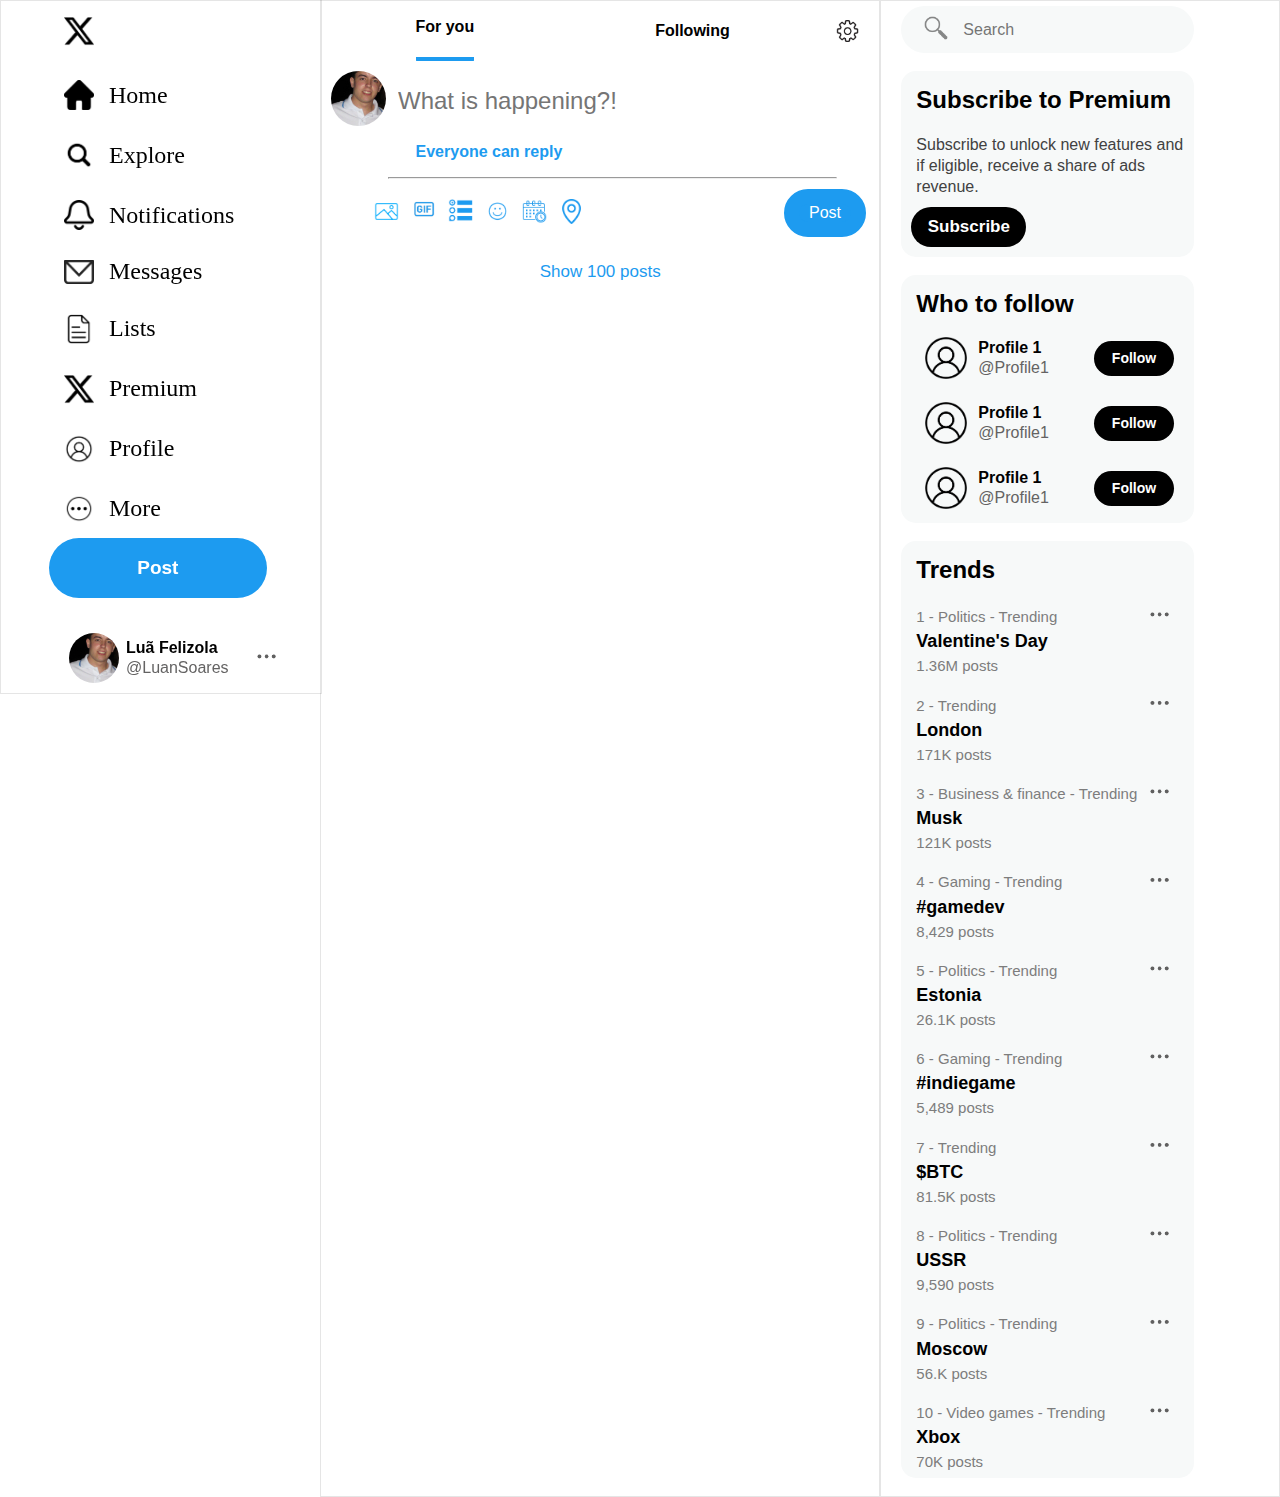
<file: index.html>
<!DOCTYPE html>
<html lang="en">
<head>
    <meta charset="UTF-8">
    <meta name="viewport" content="width=device-width, initial-scale=1.0">
    <title>Clone Twitter</title>
    <link rel="stylesheet" href="assets/css/index.css">
</head>
<body>
    <div class="container">


        <div id="left">
            <div class="left-inside">
                <nav>
                    <div><a href=""><img src="./assets/img/icons/x.png" alt="" class="icons"></a></div>
                    <div class="button_nav"><a class="link_nav" href="./index.html"><img src="./assets/img/icons/home.png" alt="" class="icons">Home</a></div>
                    <div class="button_nav"><a class="link_nav" href="pages/explore.html"><img src="./assets/img/icons/explorer.png" alt="" class="icons">Explore</a></div>
                    <div class="button_nav"><a class="link_nav" href="pages/notifications.html"><img src="./assets/img/icons/bell.png" alt="" class="icons">Notifications</a></div>
                    <div class="button_nav"><a class="link_nav" href="pages/messages.html"><img src="./assets/img/icons/email.png" alt="" class="icons">Messages</a></div>
                    <div class="button_nav"><a class="link_nav" href="pages/lists.html"><img src="./assets/img/icons/page.png" alt="" class="icons">Lists</a></div>
                    <div class="button_nav"><a class="link_nav" href="pages/premium.html"><img src="./assets/img/icons/x.png" alt="" class="icons">Premium</a></div>
                    <div class="button_nav"><a class="link_nav" href="pages/profile.html"><img src="./assets/img/icons/profile.png" alt="" class="icons">Profile</a></div>
                    <div class="button_nav"><a class="link_nav" href="pages/more.html"><img src="./assets/img/icons/3dots.png" alt="" class="icons">More</a></div>
                    <button id="buttonPostNav"><b>Post</b></button>
                </nav>

                <div class="rightBoxInBox">
                    <img class="imgProfile" src="assets/img/Myphoto.jpeg" alt="">
                    <div class="followSugestBlock">
                        <b class="nameProfile">Luã Felizola</b>
                        <p class="profileHastag">@LuanSoares</p>
                    </div>
                    <a href="">
                        <img class="dots" src="assets/img/icons/3dotsNoCircle.png" alt="">
                    </a>
                </div>

            </div>
        </div>

        <div id="center">
            <div class="center-inside">
                <main>
                    <div class="centerTopDiv">
                        <div class="centerTopLeft">
                            <div id="forYouDiv" class="centerTopTextLine">For you</div>
                        </div>

                        <div class="centerTopRight">
                            <div id="followDiv" class="centerTopText">Following</div>    
                        </div>

                        <div class="centerTopEngine"><img id="engine_icon" src="/assets/img/icons/Background.png" alt=""></div>    
                    </div>


                    <div class="centerPost">
                        <div class="centerPostTopGeneral">
                            <div class="centerPostTop">
                                <div class="centerProfile">
                                    <a href=""><img id="PostImageProfile" src="assets/img/Myphoto.jpeg" alt=""></a>
                                </div>
                                <div class="centerText">
                                    <input id="inputPost" placeholder="What is happening?!" class="centerTextInput" type="text">
                                </div>
                            </div>
                             <div id="imageContainer" class="imageDivPost"></div>
                        </div>
                        
                        <div class="centerMiddle">
                            <div class="centerMiddleText"><b>Everyone can reply</b></div>
                        </div>
                        <hr>
                        <div class="centerPostBottom">
                            <div class="centerIcons">
                                <div><img id="imgUpIcon" class="IconsMiddle" src="./assets/img/icons/imageIcon.png" alt="">
                                    <input type="file" id="imageInput" accept="image/*" style="display:none;" multiple>
                                </div>
                                <div><img class="IconsMiddle" src="./assets/img/icons/gif.png" alt=""></div>
                                <div><img class="IconsMiddle" src="./assets/img/icons/poll.png" alt=""></div>
                                <div><img class="IconsMiddle" src="./assets/img/icons/smileFace.png" alt=""></div>
                                <div><img class="IconsMiddle" src="./assets/img/icons/calendario.png" alt=""></div>
                                <div><img class="IconsMiddle" src="./assets/img/icons/localização.png" alt=""></div>

                            </div>
                            <div id="postButton" class="centerButton" onclick="postText()">
                                <div class="centerButtonPost">Post</div>
                            </div>
                        </div>

                    </div>

                    <div class="showPosts">
                        Show 100 posts
                    </div>

                    <section id="postSection">
                        
                    </section>
                    
                </main>
            </div>
        </div>

        <div id="right">
            <aside>
                <div class="rightAside">
                    <div class="rightSearchImage">
                        <img id="searchImg" src="./assets/img/icons/magnifying_glass.png" alt="">
                    </div>
                    <div class="rightSearch">
                        <input onfocus="addBorderSearchDiv()" onblur="offBorderSearchDiv()" placeholder="Search" type="text" name="searchBar" id="searchBar">
                    </div>
                </div>
                
                <div class="rightBoxDiv">
                    <div class="rightTitle"><b>Subscribe to Premium</b></div>
                    <div id="subscribeDescription">Subscribe to unlock new features and if eligible, receive a share of ads revenue.</div>
                    <div><button id="subscribeButton"><b>Subscribe</b></button></div>
                </div>

                <div class="rightBoxDiv">
                    <div class="rightTitle"><b>Who to follow</b></div>
                    <div class="rightBoxInBox">
                        <img class="imgProfile" src="./assets/img/icons/profile.png" alt="">
                        <div class="followSugestBlock">
                            <b class="nameProfile">Profile 1</b>
                            <p class="profileHastag">@Profile1</p>
                        </div>
                        <button class="followButton"><b>Follow</b></button>
                    </div>

                    <div class="rightBoxInBox">
                        <img class="imgProfile" src="./assets/img/icons/profile.png" alt="">
                        <div class="followSugestBlock">
                            <b class="nameProfile">Profile 1</b>
                            <p class="profileHastag">@Profile1</p>
                        </div>
                        <button class="followButton"><b>Follow</b></button>
                    </div>

                    <div class="rightBoxInBox">
                        <img class="imgProfile" src="./assets/img/icons/profile.png" alt="">
                        <div class="followSugestBlock">
                            <b class="nameProfile">Profile 1</b>
                            <p class="profileHastag">@Profile1</p>
                        </div>
                        <button class="followButton"><b>Follow</b></button>
                    </div>
                </div>

                <div class="rightBoxDiv">
                    <div class="rightTitle">Trends</div>

                    <div class="trendBox">
                        <div class="rightBoxTrend">
                            <div class="trendFirstLineText">1 - Politics - Trending</div>
                            <a href="">
                                <img class="dots" src="./assets/img/icons/3dotsNoCircle.png" alt="">
                            </a>
                        </div>
                        <div class="nameTrend"><b>Valentine's Day</b></div>
                        <div class="trendFirstLineText">1.36M posts</div>
                    </div>

                    <div class="trendBox">
                        <div class="rightBoxTrend">
                            <div class="trendFirstLineText">2 - Trending</div>
                            <a href="">
                                <img class="dots" src="./assets/img/icons/3dotsNoCircle.png" alt="">
                            </a>
                        </div>
                        <div class="nameTrend"><b>London</b></div>
                        <div class="trendFirstLineText">171K posts</div>
                    </div>

                    <div class="trendBox">
                        <div class="rightBoxTrend">
                            <div class="trendFirstLineText">3 - Business & finance - Trending</div>
                            <a href="">
                                <img class="dots" src="./assets/img/icons/3dotsNoCircle.png" alt="">
                            </a>
                        </div>
                        <div class="nameTrend"><b>Musk</b></div>
                        <div class="trendFirstLineText">121K posts</div>
                    </div>

                    <div class="trendBox">
                        <div class="rightBoxTrend">
                            <div class="trendFirstLineText">4 - Gaming - Trending</div>
                            <a href="">
                                <img class="dots" src="./assets/img/icons/3dotsNoCircle.png" alt="">
                            </a>
                        </div>
                        <div class="nameTrend"><b>#gamedev</b></div>
                        <div class="trendFirstLineText">8,429 posts</div>
                    </div>

                    <div class="trendBox">
                        <div class="rightBoxTrend">
                            <div class="trendFirstLineText">5 - Politics - Trending</div>
                            <a href="">
                                <img class="dots" src="./assets/img/icons/3dotsNoCircle.png" alt="">
                            </a>
                        </div>
                        <div class="nameTrend"><b>Estonia</b></div>
                        <div class="trendFirstLineText">26.1K posts</div>
                    </div>

                    <div class="trendBox">
                        <div class="rightBoxTrend">
                            <div class="trendFirstLineText">6 - Gaming - Trending</div>
                            <a href="">
                                <img class="dots" src="./assets/img/icons/3dotsNoCircle.png" alt="">
                            </a>
                        </div>
                        <div class="nameTrend"><b>#indiegame</b></div>
                        <div class="trendFirstLineText">5,489 posts</div>
                    </div>

                    <div class="trendBox">
                        <div class="rightBoxTrend">
                            <div class="trendFirstLineText">7 - Trending</div>
                            <a href="">
                                <img class="dots" src="./assets/img/icons/3dotsNoCircle.png" alt="">
                            </a>
                        </div>
                        <div class="nameTrend"><b>$BTC</b></div>
                        <div class="trendFirstLineText">81.5K posts</div>
                    </div>

                    <div class="trendBox">
                        <div class="rightBoxTrend">
                            <div class="trendFirstLineText">8 - Politics - Trending</div>
                            <a href="">
                                <img class="dots" src="./assets/img/icons/3dotsNoCircle.png" alt="">
                            </a>
                        </div>
                        <div class="nameTrend"><b>USSR</b></div>
                        <div class="trendFirstLineText">9,590 posts</div>
                    </div>

                    <div class="trendBox">
                        <div class="rightBoxTrend">
                            <div class="trendFirstLineText">9 - Politics - Trending</div>
                            <a href="">
                                <img class="dots" src="./assets/img/icons/3dotsNoCircle.png" alt="">
                            </a>
                        </div>
                        <div class="nameTrend"><b>Moscow</b></div>
                        <div class="trendFirstLineText">56.K posts</div>
                    </div>

                    <div class="trendBox">
                        <div class="rightBoxTrend">
                            <div class="trendFirstLineText">10 - Video games - Trending</div>
                            <a href="">
                                <img class="dots" src="./assets/img/icons/3dotsNoCircle.png" alt="">
                            </a>
                        </div>
                        <div class="nameTrend"><b>Xbox</b></div>
                        <div class="trendFirstLineText">70K posts</div>
                    </div>

                    
                </div>

            </aside>
        </div>

    </div>

    <script src="assets/script/index.js" ></script>
</body>
</html>
</file>
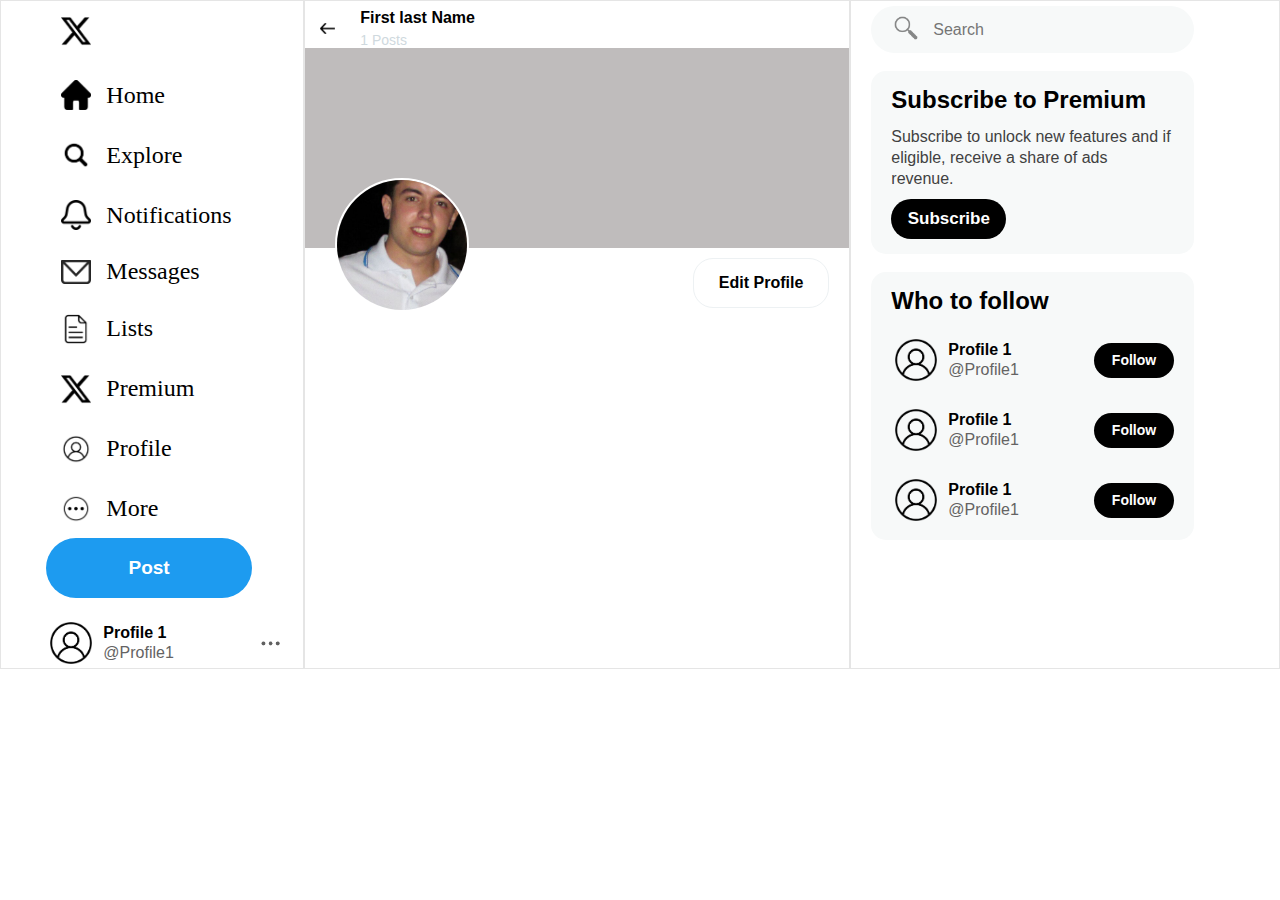
<file: profile.html>
<!DOCTYPE html>
<html lang="en">
<head>
    <meta charset="UTF-8">
    <meta name="viewport" content="width=device-width, initial-scale=1.0">
    <title>Clone Twitter</title>
    <link rel="stylesheet" href="./assets/css/profile.css">
</head>
<body>
    <div class="container">
        <div id="left">
            <div class="left-inside">
                <nav>
                    <div><a href=""><img src="./assets/img/icons/x.png" alt="" class="icons"></a></div>
                    <div class="button_nav"><a class="link_nav" href="./index.html"><img src="./assets/img/icons/home.png" alt="" class="icons">Home</a></div>
                    <div class="button_nav"><a class="link_nav" href=""><img src="./assets/img/icons/explorer.png" alt="" class="icons">Explore</a></div>
                    <div class="button_nav"><a class="link_nav" href=""><img src="./assets/img/icons/bell.png" alt="" class="icons">Notifications</a></div>
                    <div class="button_nav"><a class="link_nav" href=""><img src="./assets/img/icons/email.png" alt="" class="icons">Messages</a></div>
                    <div class="button_nav"><a class="link_nav" href=""><img src="./assets/img/icons/page.png" alt="" class="icons">Lists</a></div>
                    <div class="button_nav"><a class="link_nav" href=""><img src="./assets/img/icons/x.png" alt="" class="icons">Premium</a></div>
                    <div class="button_nav"><a class="link_nav" href="./profile.html"><img src="./assets/img/icons/profile.png" alt="" class="icons">Profile</a></div>
                    <div class="button_nav"><a class="link_nav" href=""><img src="./assets/img/icons/3dots.png" alt="" class="icons">More</a></div>
                    <button id="buttonPostNav"><b>Post</b></button>
                </nav>

                <div class="followSugest">
                    <img class="imgProfile" src="./assets/img/icons/profile.png" alt="">
                    <div class="followSugestBlock">
                        <b class="nameProfile">Profile 1</b>
                        <p class="profileHastag">@Profile1</p>
                    </div>
                    <img id="dotsNavProfile" src="./assets/img/icons/3dotsNoCircle.png" alt="">
                </div>

            </div>
        </div>

        <div id="center">
            <div class="center-inside">
                <main>
                    <div class="comebackTop">
                        <div><img class="arrowComeback" src="./assets/img/icons/arrow-left.png" alt=""></div>
                        <div class="namePosts">
                            <b class="NameTop">First last Name</b>
                            <p class="quantityPosts">1 Posts</p>
                        </div>  
                    </div>

                    <div class="boxTop">
                        <div class="grayblock"></div>
                        <div><img class="profilePicture" src="./assets/img/Myphoto.jpeg" alt=""></div>
                        <div class="editProfile"><b>Edit Profile</b></div>  
                    </div>


                </main>
            </div>
        </div>



        <div id="right">
            <aside>
                <div class="rightAside">
                    <div class="rightSearchImage">
                        <img id="searchImg" src="./assets/img/icons/magnifying_glass.png" alt="">
                    </div>
                    <div class="rightSearch">
                        <input placeholder="Search" type="text" name="searchBar" id="searchBar">
                    </div>
                </div>
                
                <div class="rightSubscribeDiv">
                    <div class="rightTitle"><b>Subscribe to Premium</b></div>
                    <div id="subscribeDescription">Subscribe to unlock new features and if eligible, receive a share of ads revenue.</div>
                    <div><button id="subscribeButton"><b>Subscribe</b></button></div>
                </div>

                <div class="whotoFollow">
                    <div class="rightTitle"><b>Who to follow</b></div>
                    <div class="followSugest">
                        <img class="imgProfile" src="./assets/img/icons/profile.png" alt="">
                        <div class="followSugestBlock">
                            <b class="nameProfile">Profile 1</b>
                            <p class="profileHastag">@Profile1</p>
                        </div>
                        <button class="followButton"><b>Follow</b></button>
                    </div>

                    <div class="followSugest">
                        <img class="imgProfile" src="./assets/img/icons/profile.png" alt="">
                        <div class="followSugestBlock">
                            <b class="nameProfile">Profile 1</b>
                            <p class="profileHastag">@Profile1</p>
                        </div>
                        <button class="followButton"><b>Follow</b></button>
                    </div>

                    <div class="followSugest">
                        <img class="imgProfile" src="./assets/img/icons/profile.png" alt="">
                        <div class="followSugestBlock">
                            <b class="nameProfile">Profile 1</b>
                            <p class="profileHastag">@Profile1</p>
                        </div>
                        <button class="followButton"><b>Follow</b></button>
                    </div>
                </div>

            </aside>
        </div>

    </div>
</body>
</html>
</file>
<file: assets/css/index.css>
* {
    margin: 0;
    font-family:Arial, Helvetica, sans-serif;
}

body{
    background-color: white;
    height: 100vh;
}

.container{
    display: flex;
}

#left{
    width: 25%;
    border: 1px solid rgba(0, 0, 0, 0.1);
    position: fixed;
}
#center{
    margin-left: 25%;
    width: 47%;
    border: 1px solid rgba(0, 0, 0, 0.1);
}
#right{
    width: 28%;
    border: 1px solid rgba(0, 0, 0, 0.1);
    padding-right: 65px;
}

a{
    cursor: pointer;
}

.left-inside{
    margin-left: 15%;
}

.icons{
    width: 30px;
    padding: 15px;
}

.button_nav{
    display: flex;
    flex-direction: row;
    border-radius: 30px;
}

.link_nav:hover{
    background-color: rgb(228, 228, 228);
    cursor: pointer;
}

.link_nav{
    text-decoration: none;
    padding-right: 30px;
    border-radius: 30px;
    font-size: 24px;
    color: black;
    font-family:'Times New Roman', Times, serif;
    display: flex;
    flex-direction: row;
    align-items: center;
}

#buttonPostNav{
    width: 80%;
    border: 0px solid rgb(29, 155, 240);
    border-radius: 50px;
    height: 60px;
    font-size: 19px;
    background-color: rgb(29, 155, 240);
    color: white;
    margin-bottom: 30px;
}

#buttonPostNav:hover{
    background-color: rgb(25, 138, 213);
    cursor: pointer;

}

.dots{
    width: 25px;
    margin-right: 20px;
    padding: 2px;
}

.dots:hover{
    background-color: rgb(232, 235, 235);
    border-radius: 50px;
    cursor: pointer;
}

.centerTopDiv{
    display: flex;
    justify-content: space-around;
    flex-direction: row;
    height: 60px;
    border: 12 solid rgba(0, 0, 0, 0.1);
}



.centerTopEngine{
    display: flex;
    align-items: center;
    justify-content: center;
}

#engine_icon:hover{
    background-color: rgb(228, 228, 228);
    cursor: pointer;

}

#engine_icon{
    width: 23px;
    margin: 10px;
    padding: 10px;
    border: 0px solid black;
    border-radius: 50px;
}

.centerTopLeft:hover, .centerTopRight:hover{
    background-color: rgb(228, 228, 228);
    cursor: pointer;

}

.centerTopRight,.centerTopLeft{
    font-weight: bold;
}

.centerTopRight, .centerTopLeft{
    display: flex;
    align-items: center;
    justify-content: center;
    width: 100%;
}

.centerTopText{
    display: flex;
    align-items: center;
    height: 100%;
}
.centerTopTextLine{
    display: flex;
    align-items: center;
    height: 100%;
    border-bottom: 8px solid rgb(29, 155, 240);
    border-radius: 5px;
}

.centerPostTop{
    display: flex;
    width: 100%;
}

#PostImageProfile{
    width: 55px;
    margin: 10px;
    border-radius: 50px;
}

.centerText{
    display: flex;
    width: 85%;
}

.centerTextInput{
    display: flex;
    width: 100%;
    border: 0px;
    outline: none;
    font-size: 24px;
}
.centerTextInput:placeholder-shown{
    font-size: 24px;
    color: rgb(131, 129, 129);
}

.imagePost{
    width: 30%;
    object-fit: cover; 
    flex-grow: 1;
    padding: 10px;  
}
.imageDivPost{
    display: flex;
    justify-content: center;
    align-items: center;
    flex-wrap:wrap;
    gap: 5px;
}


.centerMiddle{
    margin-left: 15.5%;
    padding:3px 8px;
    border: 0px;
    width: 147px;
    border: 0px;
    border-radius: 30px;
    color: rgb(29, 155, 240);
}
.centerMiddle:hover{
    background-color: rgb(228, 228, 228);
    cursor: pointer;
}

hr{
    width: 80%;
    margin-left: 12%;
    margin-top: 13px;
    height: 0px;
    color: rgba(0, 0, 0, 0.1);
    border: 12 solid rgba(0, 0, 0, 0.1);

}

.centerPostBottom{
    display: flex;
    align-items: center;
    justify-content: space-around;
}

.centerIcons{
    display: flex;
    margin-left: 6%;
    margin-top: 10px;
}

.IconsMiddle{
    max-width: 25px;
    min-width: 10px;
    padding: 6px;
}

.IconsMiddle:hover{
    background-color: rgb(228, 228, 228);
    border-radius: 20px;
    cursor: pointer;

}

.centerButton{
    margin-top: 10px;
    margin-left: 30%;
    padding-left: 10px;
    padding-right: 10px;
    background-color: rgb(29, 155, 240);
    border: 15px solid #1d9bf0;
    border-radius: 30px;

}

.centerButtonPost{
    color: white;
}

.centerButton:hover{
    background-color: rgb(112, 189, 240);
    border: 15px solid rgb(112, 189, 240);
    cursor: pointer;

}

.showPosts{
    display: flex;
    align-items: center;
    justify-content: center;
    width: 100%;
    height: 50px;
    color: #1d9bf0;
    margin-top: 10px;
    font-size: 17px;
    border: 12 solid rgba(0, 0, 0, 0.04);
}

.showPosts:hover{
    background-color: rgb(243, 241, 241);
    cursor: pointer;
}

#postDiv:hover{
    background-color: rgb(243, 241, 241);
    cursor: pointer;
}

.postTop{
    display: flex;
    justify-content: space-between;
    align-items: center;
}

.postProfile{
    display: flex;
    width: 55px;
    margin-left: 2%;
    margin-top: 1%;
    border-radius: 50%;
}

.profileAndText{
    flex-grow: 2;
    margin-top: 8px;
    margin-left: 8px;
}
.postTopNameHashtag{
    display: flex;
}
.hashtagPost{
    margin-left: 15px;
}
.postText{
margin-top: 5px;
}
.postDots{
    width: 30px;
    padding: 5px;
    margin-right: 15px;
}
.postDots:hover{
    background-color: rgb(218, 230, 230);
    border-radius: 100px;
    cursor: pointer;
}

.postDivImage{
    display: flex;
    width: 100%;
    justify-content: center;
}
.postImage{
    width: 80%;
    margin-left: 3%;
    margin-top: 10px;
}

.optionsDiv{
    display: flex;
    justify-content: space-between;
    margin: 10px;
    padding-bottom: 10px;
}
.options{
    display: flex;
    align-items: center;
    justify-content: center;
    gap: 1px;
}

.optionImg{
    width: 20px;
    padding: 5px;
}
.optionImg:hover{
    background-color: rgb(215, 231, 252);
    cursor: pointer;
    border-radius: 50px;
}
.optionDesc{
    color: rgb(106, 106, 106);
    font-size: 14px;
}
.options:hover{
    color: rgb(215, 231, 252);
}


.rightAside{
    display: flex;
    align-items: center;
    margin: 5px 20px;
    padding: 5px 20px;
    background-color: rgb(247, 249, 249);
    border-radius: 50px;
}

#searchImg{
    width:30px;
    margin-right: 10px;
    opacity: 0.5;
}

.rightSearch{
    width: 80%;
}
#searchBar{
    width: 100%;
    height: 35px;
    font-size: 16px;
    outline: none;
    border: 0px;
    background-color: rgb(247, 249, 249);
}

.rightBoxDiv{
    margin: 18px 20px;
    background-color: rgb(247, 249, 249);
    border-radius: 15px;
}
.rightBoxInBox{
    display: flex;
    justify-content: space-between;
    padding: 5px 20px 10px 20px;
    align-items: center;
}
.rightBoxInBox:hover, .trendBox:hover{
    background-color:rgb(229, 230, 231);
    cursor: pointer;

}
.nameTrend{
    padding-left: 15px;
    padding-bottom: 5px;
    font-size: 18px;
}

.trendFirstLineText{
    font-size: 15px;
    color:rgb(125, 125, 125);
    margin-left: 15px;
}

.rightBoxTrend{
    display: flex;
    justify-content: space-between;
    align-items: center;
    margin-top: 5px;
}
.trendBox{
    padding-top: 3px;
    padding-bottom: 8px;
}


.rightTitle{
    font-size: 24px;
    font-weight: bold;
    padding: 15px 0 10px 15px ;
}
#subscribeDescription{
    margin: 10px 0px 0px 15px;
    color: rgb(65, 65, 65);
    line-height: 21px;
}
#subscribeButton{
    margin: 10px;
    width: 115px;
    border: 0px solid black;
    color: white;
    background-color: black;
    border-radius: 20px;
    height: 40px;
    font-size: 17px;
}
.imgProfile{
    width: 50px;
    border-radius: 50%;
}
.followSugestBlock{
    flex-grow: 2;
    margin-left: 7px;
}
.profileHastag{
    margin-top: 2px;
    color: rgb(100, 99, 99);
}

.followButton{
    background-color: black;
    color: white;
    font-size: 14px;
    width: 80px;
    height: 35px;
    border: 0px solid black;
    border-radius: 30px;
}

.followButton:hover, #subscribeButton:hover{
    background-color: rgb(48, 48, 48);
    cursor: pointer;
}


























/* *{outline:}
</file>
<file: assets/css/profile.css>
* {
    margin: 0;
    font-family:Arial, Helvetica, sans-serif;
}

body{
    background-color: white;
    height: 100vh;
}

.container{
    display: flex;
}

#left{
    width: 25%;
    border: 1px solid rgba(0, 0, 0, 0.1);
}
#center{
    width: 45%;
    border: 1px solid rgba(0, 0, 0, 0.1);
}
#right{
    width: 30%;
    border: 1px solid rgba(0, 0, 0, 0.1);
    padding-right: 65px;
}

.left-inside{
    margin-left: 15%;
}

.icons{
    width: 30px;
    padding: 15px;
}

.button_nav{
    display: flex;
    flex-direction: row;
    border-radius: 30px;
}

.link_nav:hover{
    background-color: rgb(228, 228, 228);
}

.link_nav{
    text-decoration: none;
    padding-right: 30px;
    border-radius: 30px;
    font-size: 24px;
    color: black;
    font-family:'Times New Roman', Times, serif;
    display: flex;
    flex-direction: row;
    align-items: center;
}

#buttonPostNav{
    width: 80%;
    border: 0px solid rgb(29, 155, 240);
    border-radius: 50px;
    height: 60px;
    font-size: 19px;
    background-color: rgb(29, 155, 240);
    color: white;
}

#buttonPostNav:hover{
    background-color: rgb(25, 138, 213);
}

#dotsNavProfile{
    width: 25px;
    margin-right: 20px;
}











.comebackTop{
    display: flex;
    align-items: center;
    margin-top: 8px;
}

.arrowComeback{
    width: 15px;
    margin-left: 15px;
}
.namePosts{
    margin-left: 25px;
}

.quantityPosts{
    font-size: 14px;
    color: #CFD9DE;
    margin-top: 5px;
}

.boxTop{
    position: relative;
}

.profilePicture{
    width: 130px;
    border-radius: 50%;
    border: 2px solid white;
    position: absolute;
    z-index: 1;
    margin-top: -70px;
    margin-left: 30px;
}

.grayblock{
    width: 100%;
    height: 200px;
    background-color: rgb(191, 188, 188);
    z-index: 0;
}

.editProfile{
    float: right;
    font-size: 16px;
    margin: 10px 20px;
    padding: 15px 25px;
    border: 1px solid #edf1f3;
    border-radius: 20px;
}
.editProfile:hover{
    background-color: #ebeced;
    border: 0px solid black;
}











.rightAside{
    display: flex;
    align-items: center;
    margin: 5px 20px;
    padding: 5px 20px;
    background-color: rgb(247, 249, 249);
    border-radius: 50px;
}

#searchImg{
    width:30px;
    margin-right: 10px;
    opacity: 0.5;
}

.rightSearch{
    width: 80%;
}
#searchBar{
    width: 100%;
    height: 35px;
    font-size: 16px;
    outline: none;
    border: 0px;
    background-color: rgb(247, 249, 249);
}

.rightSubscribeDiv{
    margin: 18px 20px;
    padding: 15px 20px;
    background-color: rgb(247, 249, 249);
    border-radius: 15px;
}
.rightTitle{
    font-size: 24px;
}
#subscribeDescription{
    margin-top: 12px;
    color: rgb(65, 65, 65);
    line-height: 21px;
}
#subscribeButton{
    margin-top: 10px;
    width: 115px;
    border: 0px solid black;
    color: white;
    background-color: black;
    border-radius: 20px;
    height: 40px;
    font-size: 17px;
}

.whotoFollow{
    margin: 18px 20px;
    padding: 15px 20px;
    background-color: rgb(247, 249, 249);
    border-radius: 15px;
}

.followSugest{
    display: flex;
    justify-content: space-between;
    margin-top: 20px;
    align-items: center;
}

.imgProfile{
    width: 50px;
}
.followSugestBlock{
    flex-grow: 2;
    margin-left: 7px;
}
.profileHastag{
    margin-top: 2px;
    color: rgb(100, 99, 99);
}

.followButton{
    background-color: black;
    color: white;
    font-size: 14px;
    width: 80px;
    height: 35px;
    border: 0px solid black;
    border-radius: 30px;
}

.followButton:hover, #subscribeButton:hover{
    background-color: rgb(48, 48, 48);

}























/* *{outline:}
</file>
